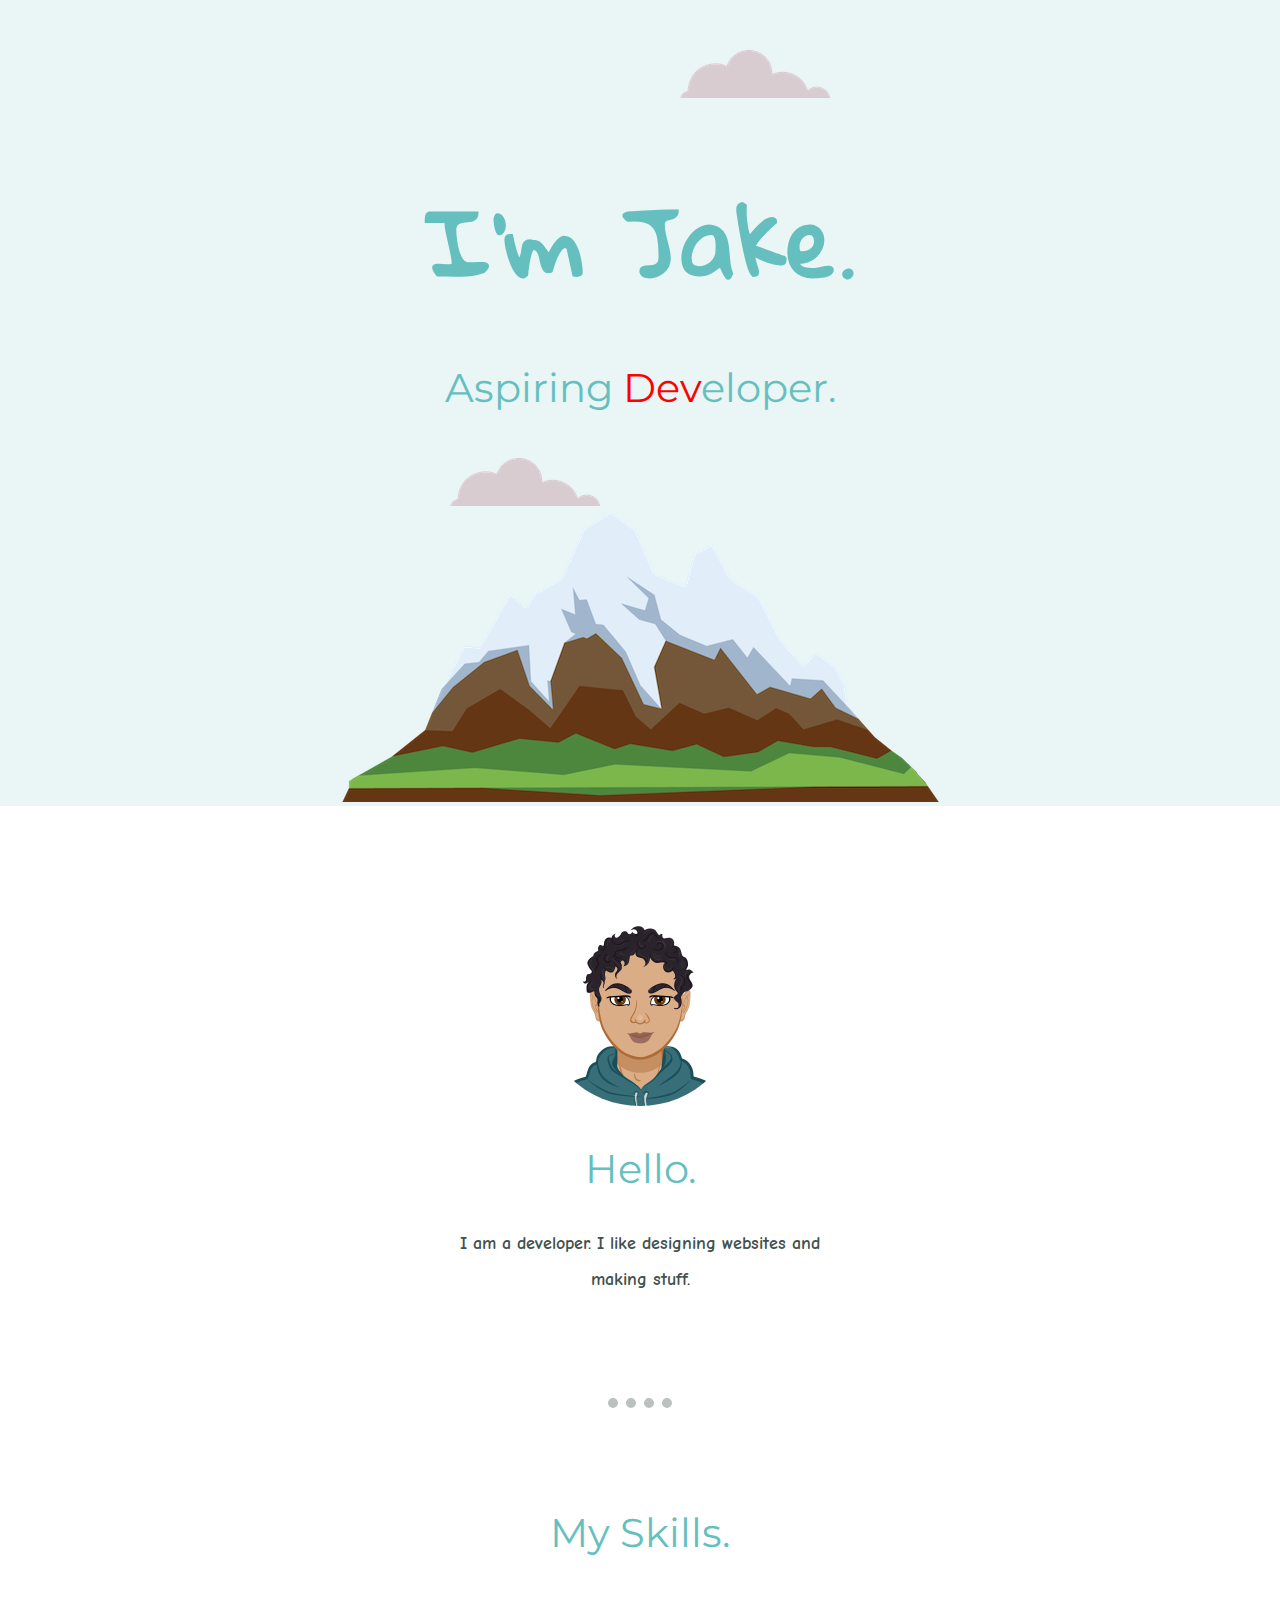
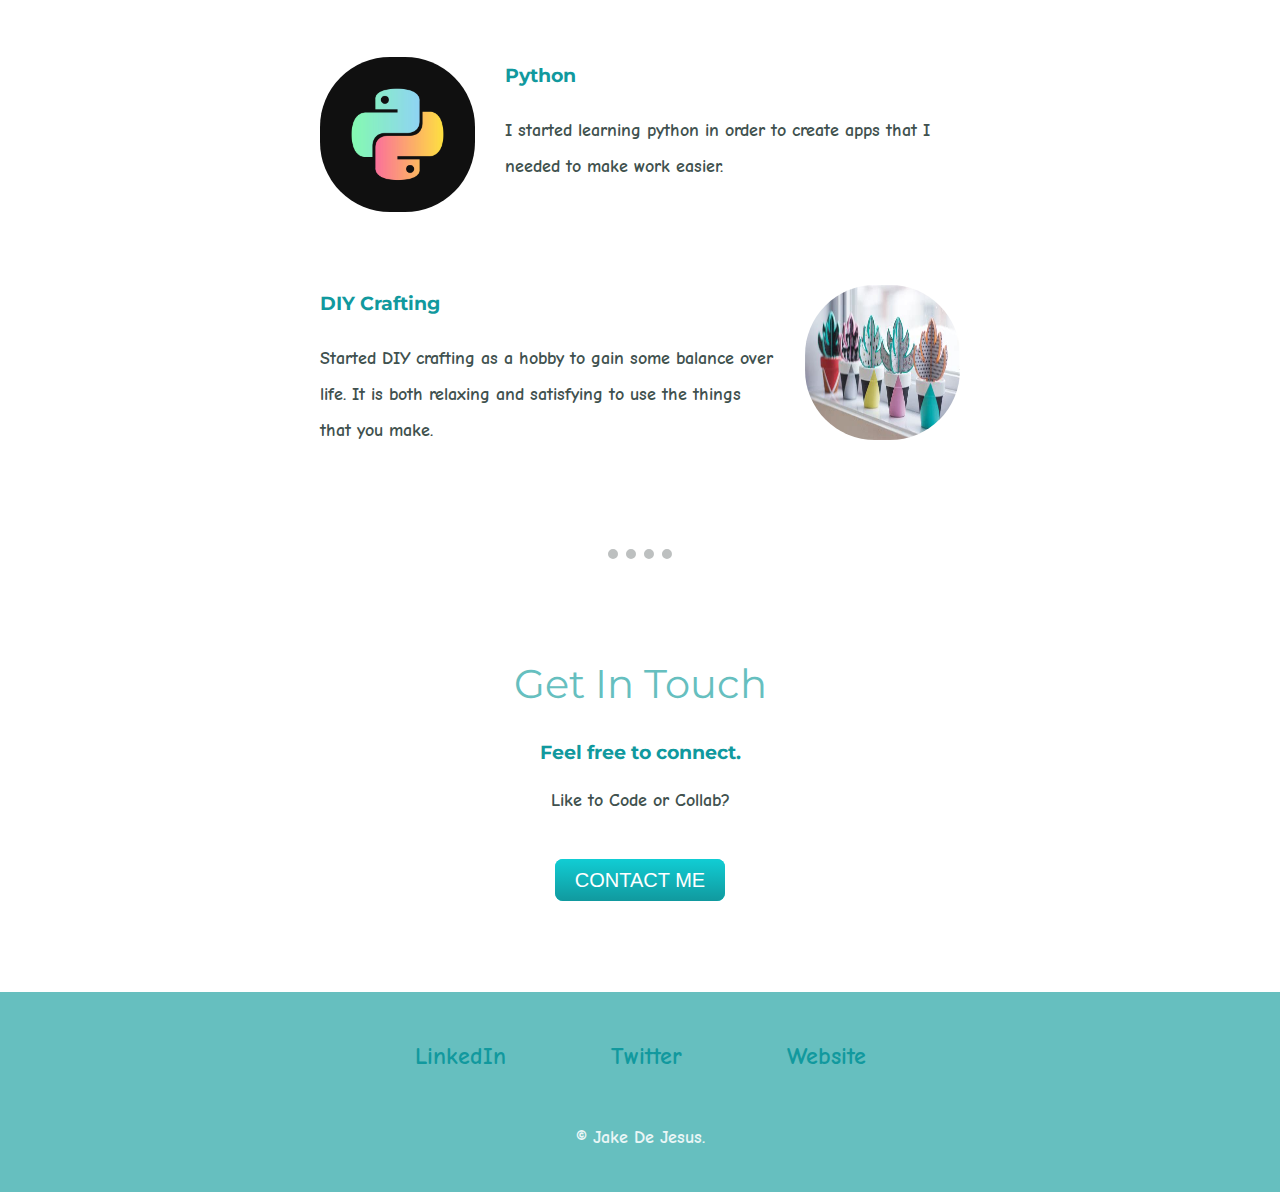
<file: CSS - My Site/index.html>
<!DOCTYPE html>
<html lang="en">
  <head>
    <meta charset="UTF-8" />
    <meta http-equiv="X-UA-Compatible" content="IE=edge" />
    <meta name="viewport" content="width=device-width, initial-scale=1.0" />
    <title>Jake D</title>
    <link rel="stylesheet" href="css/styles.css" />
    <link rel="icon" href="images/favicon.ico" />
    <link rel="preconnect" href="https://fonts.googleapis.com" />
    <link rel="preconnect" href="https://fonts.gstatic.com" crossorigin />
    <link
      href="https://fonts.googleapis.com/css2?family=Comic+Neue&family=Gloria+Hallelujah&family=Montserrat&display=swap"
      rel="stylesheet"
    />
  </head>
  <body>
    <div class="top-container">
      <img class="top-cloud" src="images/cloud.png" alt="cloud" />
      <h1 class="name-intro">I'm Jake.</h1>
      <h2>Aspiring <span class="dev">Dev</span>eloper.</h2>
      <img class="bottom-cloud" src="images/cloud.png" alt="cloud" />
      <img src="images/mountain.png" alt="mountain" />
    </div>

    <div class="middle-container">
      <div class="profile">
        <img class="profile_pic" src="images/portrait1.png" alt="myimage.png" />
        <h2>Hello.</h2>
        <p class="text-intro">
          I am a developer. I like designing websites and making stuff.
        </p>
      </div>
      <hr />
      <div class="skills">
        <h2>My Skills.</h2>
        <div class="skill-row">
          <img
            class="skill1_logo"
            src="images/python_logo.jpg"
            alt="python_logo"
          />
          <h3>Python</h3>
          <p class="python-text">I started learning python in order to create apps that I needed to make work easier.</p>
        </div>
        <div class="skill-row">
          <img
            class="skill2_logo"
            src="images/crafting.jpg"
            alt="crafting_logo"
          />
          <h3>DIY Crafting</h3>
          <p class="diy-text">Started DIY crafting as a hobby to gain some balance over life. It is both relaxing and satisfying to use the things that you make.</p>
        </div>
      </div>
      <hr />
      <div class="contact-me">
        <h2>Get In Touch</h2>
        <h3>Feel free to connect.</h3>
        <p>
          Like to Code or Collab?
        </p>
        <a class="btn" href="mailto:name@email.com">CONTACT ME</a>
      </div>
    </div>

    <div class="bottom-container">
      <a class="footer-link" href="https://www.linkedin.com/">LinkedIn</a>
      <a class="footer-link" href="https://twitter.com/">Twitter</a>
      <a class="footer-link" href="https://www.appbrewery.co/">Website</a>
      <p class="bottomest-text">© Jake De Jesus.</p>
    </div>
  </body>
</html>
</file>
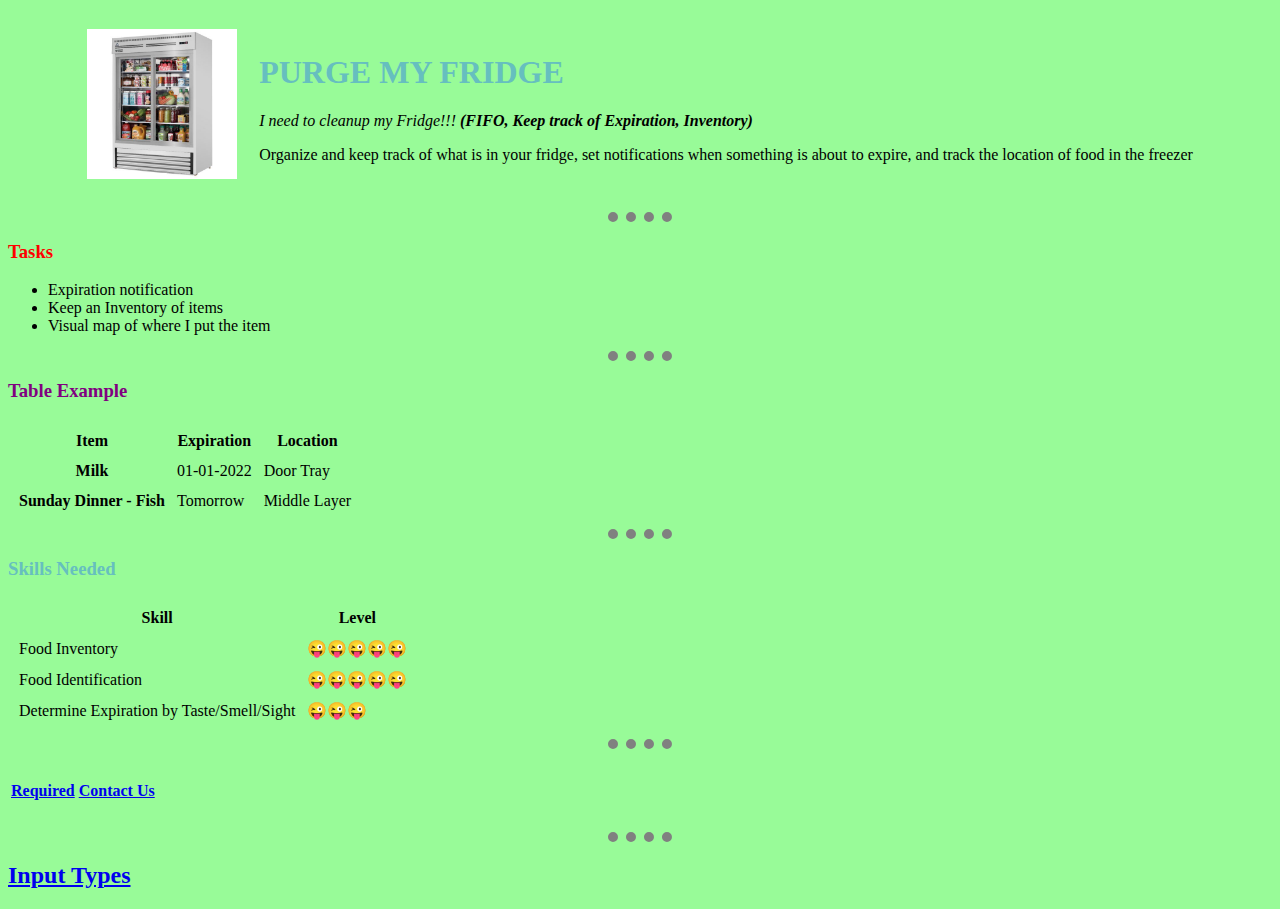
<file: HTML - Personal Site/index.html>
<!DOCTYPE html>
<html lang="en">
<head>
    <meta charset="UTF-8">
    <meta http-equiv="X-UA-Compatible" content="IE=edge">
    <meta name="viewport" content="width=device-width, initial-scale=1.0">
    <meta description="I want to organize my fridge">
    <title>Purge my Fridge</title>
    <link rel="stylesheet" href="css/styles.css">
</head>


<body>
    <center>
        <table cellspacing="20">
            <tr>
                <td>
                    <img src="images/fridge.jpeg" alt="fridge" height="150">
                </td>
                <td>
                    <h1>PURGE MY FRIDGE</h1>
                    <p><em>I need to cleanup my Fridge!!! <strong>(FIFO, Keep track of Expiration, Inventory)</strong></em></p>
                    <p>Organize and keep track of what is in your fridge, set notifications when something is about to expire, 
                        and track the location of food in the freezer</p>
                </td>
            </tr> 
        </table>
        <hr>
    </center>
    <h3 class="tasks">Tasks</h3>
    <ul>
        <li>Expiration notification</li>
        <li>Keep an Inventory of items</li>
        <li>Visual map of where I put the item</li>
    </ul>
    <hr>
    <h3 id="table_example">Table Example</h3> 
    <table cellspacing="10">
        <thead>
            <tr>
                <th>Item</th>
                <th>Expiration</th>
                <th>Location</th>
            </tr>
        </thead>
        <tr>
            <th scope="row">Milk</th>
            <td>01-01-2022</td>
            <td>Door Tray</td>
        </tr>
        <tr>
            <th scope="row">Sunday Dinner - Fish</th>
            <td>Tomorrow</td>
            <td>Middle Layer</td>
        </tr>
    </table>
    <hr>
    <h3>Skills Needed</h3>
    <table cellspacing="10">
        <thead>
            <tr>
                <th>Skill</th>
                <th>Level</th>
            </tr>
        </thead>
        <tr>
            <td>Food Inventory</td>
            <td>😜😜😜😜😜</td>
        </tr>
        <tr>
            <td>Food Identification</td>
            <td>😜😜😜😜😜</td>
        </tr>
        <tr>
            <td>Determine Expiration by Taste/Smell/Sight</td>
            <td>😜😜😜</td>
        </tr>
    </table>
    <hr>
    <table>
        <tr>
            <td><h4><a href="subpage1.html">Required</a></h3></td>
            <td><h4><a href="contact_us.html">Contact Us</a></h3></td>
        </tr>
    </table>
    <hr>
    <h2><a href="input_types.html">Input Types</a></h2>
</body>
</html>
</file>
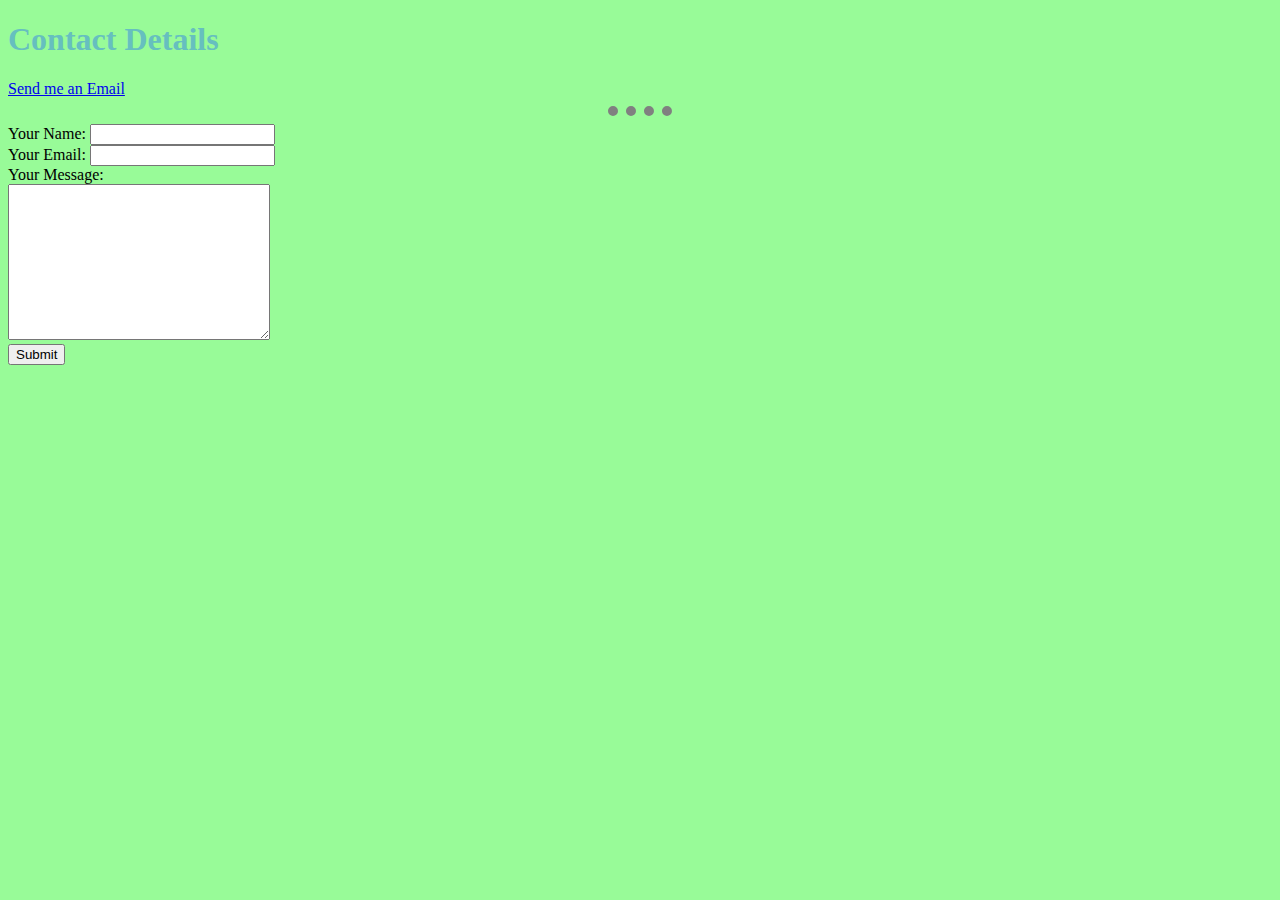
<file: HTML - Personal Site/contact_us.html>
<!DOCTYPE html>
<html lang="en">
<head>
    <meta charset="UTF-8">
    <meta http-equiv="X-UA-Compatible" content="IE=edge">
    <meta name="viewport" content="width=device-width, initial-scale=1.0">
    <title>Contact Us</title>
    <link rel="stylesheet" href="css/styles.css">
</head>
<body>
    <h1><strong>Contact Details</strong></h1>
    <a href="mailto:j@snky.xyz">Send me an Email</a>
    <hr>
    <form action="mailto:j@snky.xyz" method="post" enctype="text/plain">
        <label>Your Name:</label>
        <input name="yourName" type="text">
        <br>
        <label>Your Email:</label>
        <input name="yourEmail" type="email"><br>
        <label>Your Message:</label><br>
        <textarea name="yourMessage" rows="10" cols="30"></textarea><br>
        <input type="submit">
    </form>
</body>
</html>
</file>
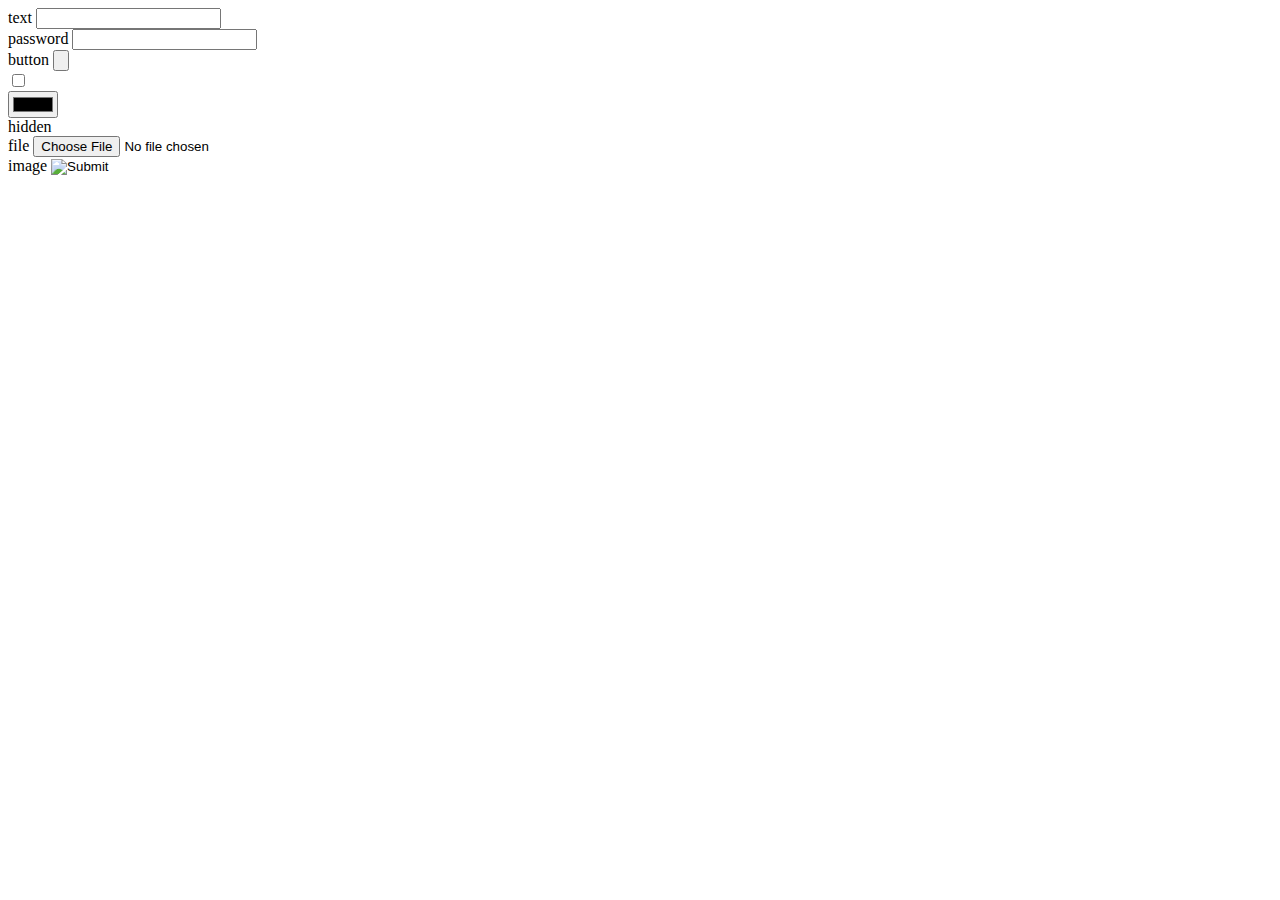
<file: HTML - Personal Site/input_types.html>
<!DOCTYPE html>
<html lang="en">
<head>
    <meta charset="UTF-8">
    <meta http-equiv="X-UA-Compatible" content="IE=edge">
    <meta name="viewport" content="width=device-width, initial-scale=1.0">
    <title>Document</title>
</head>
<body>
    <label>text</label>
    <input type="text"><br>
    <label>password</label>
    <input type="password"><br>
    <label>button</label>
    <input type="button"><br>
    <input type="checkbox"><br>
    <input type="color"><br>
    <label>hidden</label>
    <input type="hidden"><br>
    <label>file</label>
    <input type="file"><br>
    <label>image</label>
    <input type="image"><br>
    
</body>
</html>
</file>
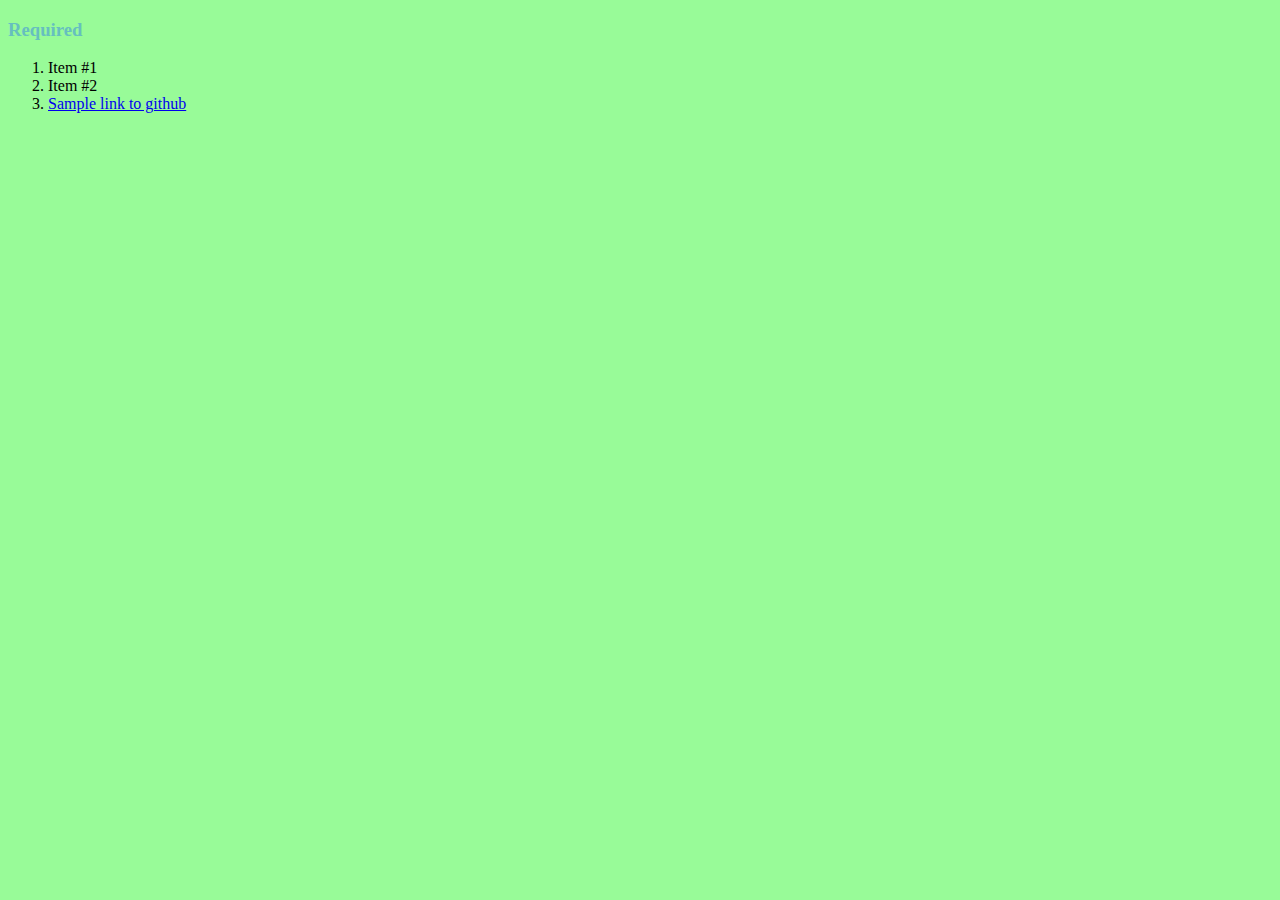
<file: HTML - Personal Site/subpage1.html>
<!DOCTYPE html>
<html lang="en">
<head>
    <meta charset="UTF-8">
    <meta http-equiv="X-UA-Compatible" content="IE=edge">
    <meta name="viewport" content="width=device-width, initial-scale=1.0">
    <title>Requirements</title>
    <link rel="stylesheet" href="css/styles.css">
</head>
<body>
    <h3>Required</h3>
    <ol>
        <li>Item #1</li>
        <li>Item #2</li>
        <li><a href="https://github.com">Sample link to github</a></li>
    </ol>
</body>
</html>
</file>
<file: CSS - My Site/css/styles.css>
/*********** TAG SELECTORS ***********/
body {
  background-color: white/*#14709b*/;
  margin: 0;
  text-align: center;
  font-family: "Comic Neue", cursive;
}
div {
  
}
h1 {
  font-size: 5.625rem; /* 16px = 100% = 1r/em */
  margin: 50px auto 0 auto;
  font-family: "Gloria Hallelujah", cursive;
  color: #66bfbf;
  line-height: 2;
}

h2 {
  font-family: "Montserrat", sans-serif;
  font-size: 2.5rem;
  color: #66bfbf;
  font-weight: normal;
}

h3 {
  color: #11999e;
  font-family: "Montserrat", sans-serif;
  font-weight: bolder;
}

p {
    color: #40514E;
    font-weight: 900;
    font-size: large;
    line-height: 2;
    margin-bottom: 50px;
}

hr {
    border-style: dotted none none;
    width: 5%;
    border-width: 10px;
    color: #bdc0c0;
    margin-top: 100px;
    margin-bottom: 100px;
}

a {
    color: #11999e;
}

/*********** CLASS SELECTORS ***********/

.top-container {
  position: relative;
  padding-top: 100px;
  background-color: #eaf6f6;
}

.middle-container {
}

.bottom-container {
    background-color: #66BFBF;
    height: 100px;
    margin-top: 100px;
    padding: 50px;
}

.name-intro {
    color: #66BFBF;
}

.profile_pic {
  background-color: white;
  height: 200px;
  width: 200px;
  border-radius: 1300px;
  margin-top: 100px;
}

.text-intro {
    width: 30%;
    margin: auto;
}

.skill1_logo {
  width: 155px;
  height: 155px;
  border-radius: 70px;
  float: left;
  margin-right: 30px;
}

.skill2_logo {
  height: 155px;
  width: 155px;
  border-radius: 70px;
  float: right;
  margin-left: 30px;
}

.skill-row {
    width: 50%;
    margin: 100px auto 100px auto;
    text-align: left;
    line-height: 2;   
}
/* unused since result is not ideal - clear - removes the effect of float */
/* .python-text {
    clear: left;
}

.diy-text {
    clear: right;
} */

.top-cloud {
  position: absolute;
  right: 450px;
  top: 50px;
}

.bottom-cloud {
  position: absolute;
  left: 450px;
  bottom: 300px;
}

.dev {
  color: red;
}

.bottomest-text {
    color: #eaf6f6;
    margin: 50px;
}

.btn {
  background: #11cdd4;
  background-image: -webkit-linear-gradient(top, #11cdd4,  #11999e);
  background-image: -moz-linear-gradient(top, #11cdd4,  #11999e);
  background-image: -ms-linear-gradient(top, #11cdd4,  #11999e);
  background-image: -o-linear-gradient(top, #11cdd4,  #11999e);
  background-image: linear-gradient(to bottom, #11cdd4,  #11999e);
  -webkit-border-radius: 8;
  -moz-border-radius: 8;
  border-radius: 8px;
  font-family: Arial;
  color: #FFFF;
  font-size: 20px;
  padding: 10px 20px 10px 20px;
  text-decoration: none;
}

.btn:hover {
  background: #30e3cb;
  background-image: -webkit-linear-gradient(top, #30e3cb, #2bc4ad);
  background-image: -moz-linear-gradient(top, #30e3cb, #2bc4ad);
  background-image: -ms-linear-gradient(top, #30e3cb, #2bc4ad);
  background-image: -o-linear-gradient(top, #30e3cb, #2bc4ad);
  background-image: linear-gradient(to bottom, #30e3cb, #2bc4ad);
  text-decoration: none;
}

.footer-link {
  margin: auto 50px auto 50px;
  font-size: 1.5em;
  font-weight: bolder;
  text-decoration: none;
}
/*********** ID SELECTORS ***********/
</file>
<file: HTML - Personal Site/css/styles.css>
/*********** TAG SELECTORS ***********/

body {
    background-color: palegreen;
}

hr {
    background-color: none;
    border-style:dotted none none;
    width: 5%;
    border-width: 10px;
    border-color: gray;
}

h1 {
    background-color:none;
    color: #66BFBF;
    font-family: fantasy;
}

h3 {
    background-color:none;
    color: #66BFBF;
}

/*********** CLASS SELECTORS ***********/
.tasks {
    color: red;
}
/*********** ID SELECTORS ***********/
#table_example {
    color: purple;
}
</file>
